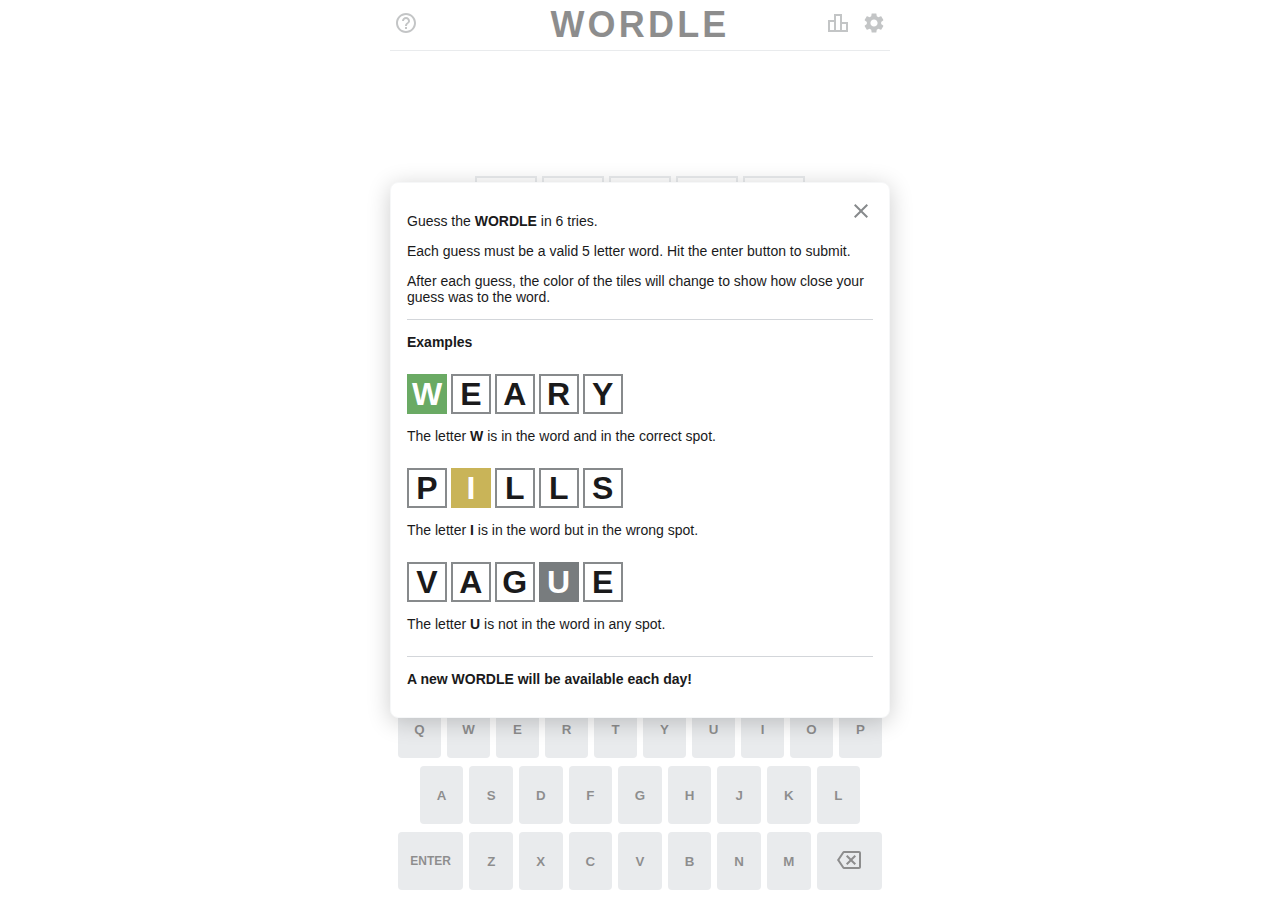
<file: index.html>
<!DOCTYPE html>
<html lang="en">
  <head>
    <meta charset="UTF-8" />
    <meta name="viewport" content="width=device-width, initial-scale=1.0, user-scalable=no" />

    <title>Wordle - A daily word game</title>
    <meta name="description" content="Guess the hidden word in 6 tries. A new puzzle is available each day.">

    <!-- FB Meta Tags -->
    <meta property="og:url" content="https://www.powerlanguage.co.uk/wordle/">
    <meta property="og:type" content="website">
    <meta property="og:title" content="Wordle - A daily word game">
    <meta property="og:description" content="Guess the hidden word in 6 tries. A new puzzle is available each day.">
    <meta property="og:image" content="https://www.dailywordle.com/images/wordle_og_1200x630.png">

    <!-- Twitter Meta Tags -->
    <meta name="twitter:card" content="summary_large_image">
    <meta property="twitter:domain" content="powerlanguage.co.uk">

    <meta name="theme-color" content="#6aaa64" />
    <link rel="manifest" href="manifest.json" />
    <link href="images/wordle_logo_32x32.png" rel="icon shortcut" sizes="3232" />
    <link href="images/wordle_logo_192x192.png" rel="apple-touch-icon" />

    <style>
      /* Global Styles & Colors */
      :root {
        --green: #6aaa64;
        --darkendGreen: #538d4e;
        --yellow: #c9b458;
        --darkendYellow: #b59f3b;
        --lightGray: #d8d8d8;
        --gray: #86888a;
        --darkGray: #939598;
        --white: #fff;
        --black: #212121;
        /* Colorblind colors */
        --orange: #f5793a;
        --blue: #85c0f9;
        font-family: 'Clear Sans', 'Helvetica Neue', Arial, sans-serif;
        font-size: 16px;
        --header-height: 50px;
        --keyboard-height: 200px;
        --game-max-width: 500px;
      }
      /* Light theme colors */
      :root {
        --color-tone-1: #1a1a1b;
        --color-tone-2: #787c7e;
        --color-tone-3: #878a8c;
        --color-tone-4: #d3d6da;
        --color-tone-5: #edeff1;
        --color-tone-6: #f6f7f8;
        --color-tone-7: #ffffff;
        --opacity-50: rgba(255, 255, 255, 0.5);
      }
      /* Dark Theme Colors */
      .nightmode {
        --color-tone-1: #d7dadc;
        --color-tone-2: #818384;
        --color-tone-3: #565758;
        --color-tone-4: #3a3a3c;
        --color-tone-5: #272729;
        --color-tone-6: #1a1a1b;
        --color-tone-7: #121213;
        --opacity-50: rgba(0, 0, 0, 0.5);
      }
      /* Constant colors and colors derived from theme */
      :root,
      .nightmode {
        --color-background: var(--color-tone-7);
      }
      :root {
        --color-present: var(--yellow);
        --color-correct: var(--green);
        --color-absent: var(--color-tone-2);
        --tile-text-color: var(--color-tone-7);
        --key-text-color: var(--color-tone-1);
        --key-evaluated-text-color: var(--color-tone-7);
        --key-bg: var(--color-tone-4);
        --key-bg-present: var(--color-present);
        --key-bg-correct: var(--color-correct);
        --key-bg-absent: var(--color-absent);
        --modal-content-bg: var(--color-tone-7);
      }
      .nightmode {
        --color-present: var(--darkendYellow);
        --color-correct: var(--darkendGreen);
        --color-absent: var(--color-tone-4);
        --tile-text-color: var(--color-tone-1);
        --key-text-color: var(--color-tone-1);
        --key-evaluated-text-color: var(--color-tone-1);
        --key-bg: var(--color-tone-2);
        --key-bg-present: var(--color-present);
        --key-bg-correct: var(--color-correct);
        --key-bg-absent: var(--color-absent);
        --modal-content-bg: var(--color-tone-7);
      }
      .colorblind {
        --color-correct: var(--orange);
        --color-present: var(--blue);
        --tile-text-color: var(--white);
        --key-bg-present: var(--color-present);
        --key-bg-correct: var(--color-correct);
        --key-bg-absent: var(--color-absent);
      }
      html {
        height: 100%;
      }
      body {
        height: 100%;
        background-color: var(--color-background);
        margin: 0;
        padding: 0;
        /* Prevent scrollbar appearing on page transition */
        overflow-y: hidden;
      }
    </style>
  </head>
  <body>
    <script>
      (function () {
        // Defining the hash before the main bundle allows the bundle access window.hash
        window.wordle = window.wordle || {};
        window.wordle.hash = 'e65ce0a5';
      })();
    </script>
    <script src="main.e65ce0a5.js"></script>
    <game-app></game-app>
  </body>
</html>
</file>
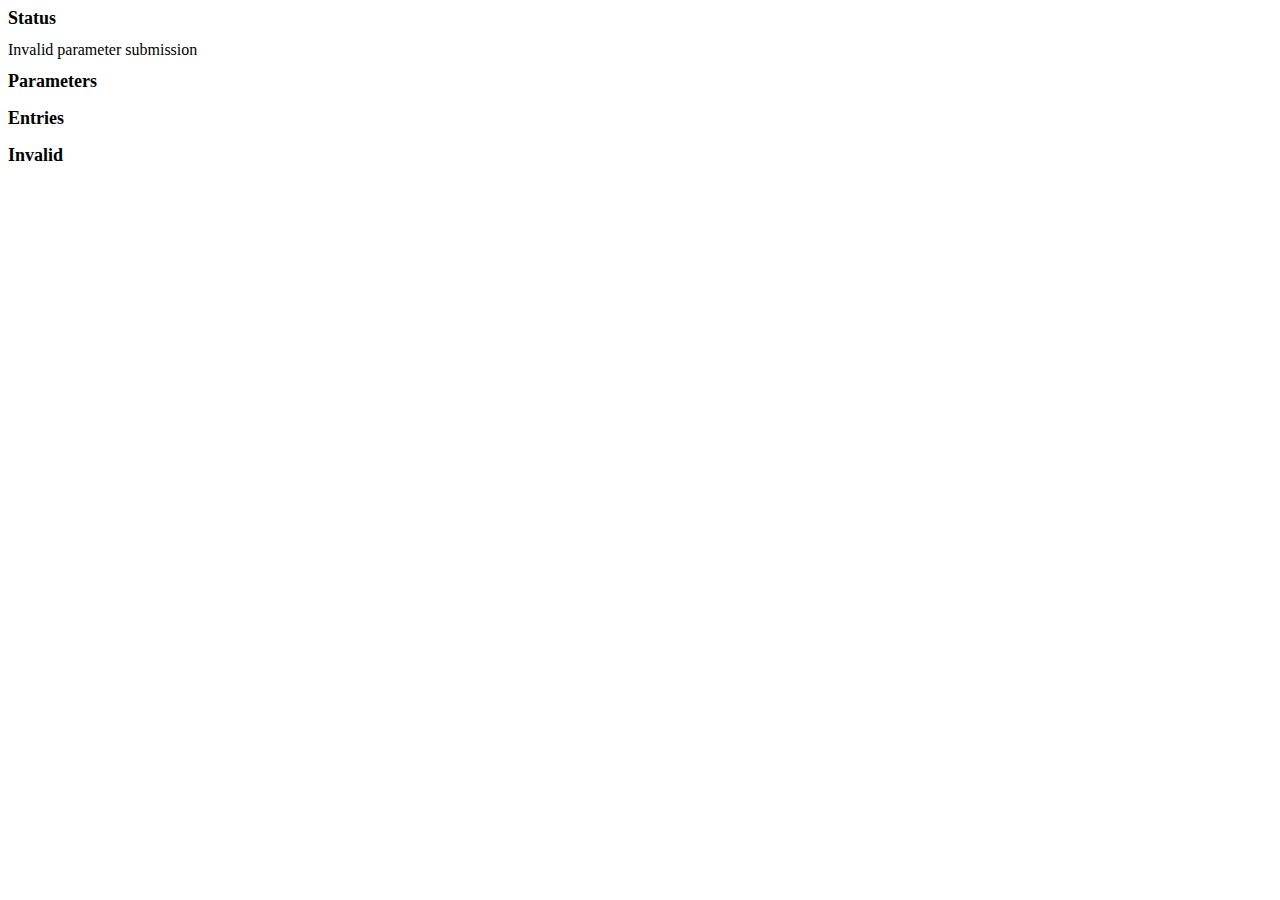
<file: reddit-raffle/index.html>
<html>
	<head>
		<link rel="stylesheet" type="text/css" href="css/style.css">
		<script src="https://ajax.googleapis.com/ajax/libs/jquery/3.3.1/jquery.min.js"></script>
		<script src="https://not-an-aardvark.github.io/snoowrap/snoowrap-v1.15.0.min.js"></script>
	</head>
	<body>
		<h1>Status</h1>
		<div id="status"></div>
		<h1>Parameters</h1>
		<dl id="params"></dl>
		<h1>Entries <span id="entriesCount"></span></h1>
		<dl id="entries"></dl>
		<h1>Invalid <span id="invalidCount"></span></h1>
		<dl id="invalid"></dl>
		<script src="js/index.js"></script>
	</body>
</html>
</file>
<file: reddit-raffle/css/style.css>
body {
	font-size: medium;
}

h1 {
	font-size: large;
}

h1 span {
	font-size: medium;
	font-weight: normal;
}

dt {
	float: left;
	width: 4em;
}

dd {
	display: inline-block;
	clear: both;
}

.winner {
	background-color: green;
	color: white;
}
</file>
